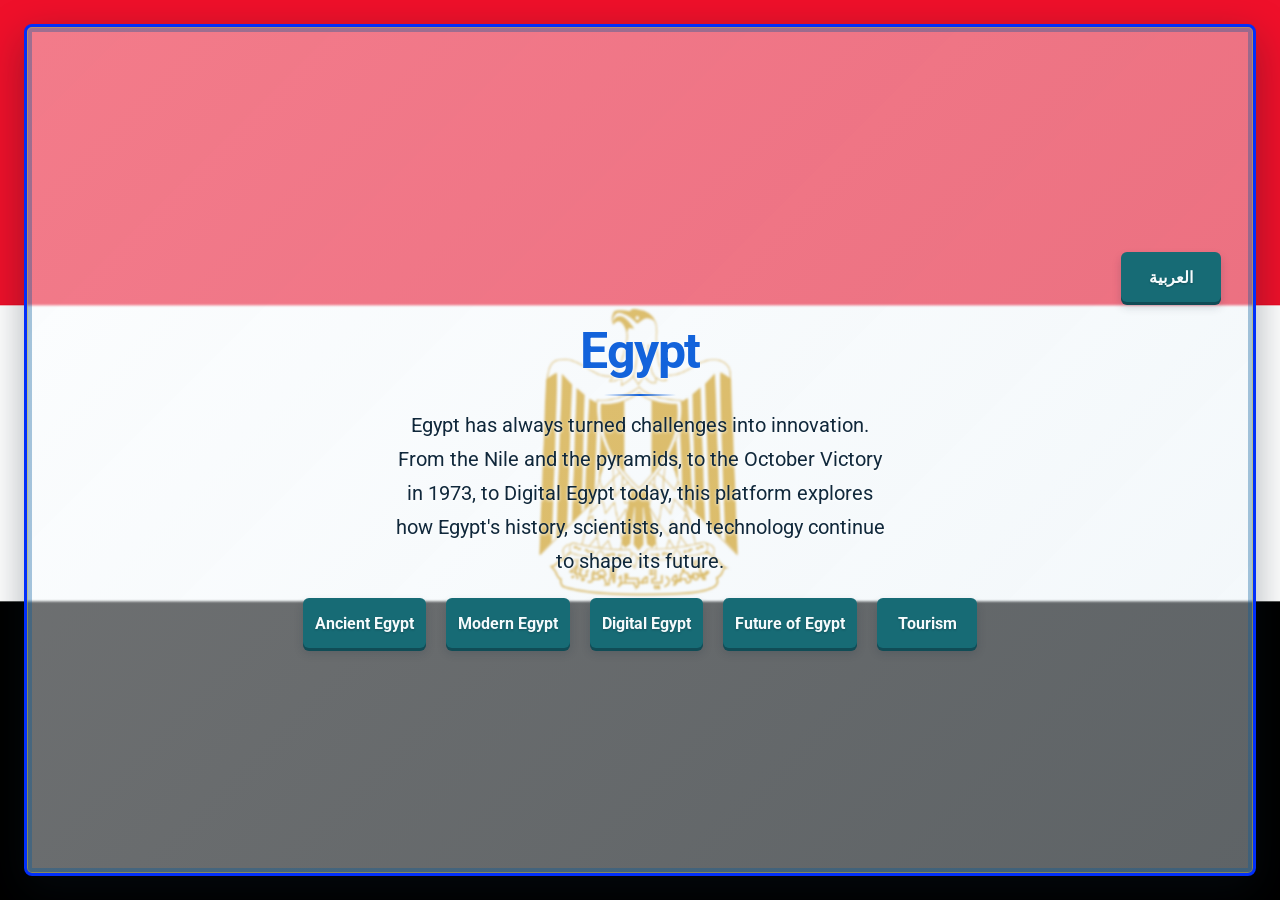
<file: index.html>
<!DOCTYPE html>
<html lang="en">
<head>
    <meta charset="UTF-8">
    <meta name="viewport" content="width=device-width, initial-scale=1.0">
    <title data-en="Masr Digital Heritage" data-ar="تراث مصر الرقمي">Masr Digital Heritage</title>

    <link rel="stylesheet" href="stylesheet.css">
    <link rel="preconnect" href="https://fonts.googleapis.com">
    <link rel="preconnect" href="https://fonts.gstatic.com" crossorigin>
    <link href="https://fonts.googleapis.com/css2?family=Roboto:wght@400;700&display=swap" rel="stylesheet">
    <script src="site-language.js" defer></script>
</head>

<body>
    <div class="video-container" aria-hidden="true">
        
    </div>
    <div class="Homepage">
        <div class="site-language-header">
            <button class="egypt-button site-language-toggle" id="content-version-toggle" type="button" aria-label="Switch to Arabic">العربية</button>
        </div>
        <h1 class="titleh1" data-en="Egypt" data-ar="مصر">Egypt</h1>

        <p class="Homepage-text" data-en="Egypt has always turned challenges into innovation. From the Nile and the pyramids, to the October Victory in 1973, to Digital Egypt today, this platform explores how Egypt's history, scientists, and technology continue to shape its future." data-ar="حوّلت مصر التحديات دائمًا إلى فرص للابتكار. من النيل والأهرامات، إلى نصر أكتوبر عام 1973، وصولًا إلى مصر الرقمية اليوم، تستكشف هذه المنصة كيف يواصل تاريخ مصر وعلماؤها وتقنياتها تشكيل مستقبلها.">
            Egypt has always turned challenges into innovation. From the Nile and the pyramids, to the October Victory in 1973, to Digital Egypt today, this platform explores how Egypt's history, scientists, and technology continue to shape its future.
        </p>
     
        <div class="selection">
            <a href="contentpages/ancient-egypt.html" class="egypt-button" id="ancient-egypt" data-en="Ancient Egypt" data-ar="مصر القديمة">Ancient Egypt</a>
            <a href="contentpages/modern-egypt.html" class="egypt-button" id="modern-egypt" data-en="Modern Egypt" data-ar="مصر الحديثة">Modern Egypt</a>
            <a href="contentpages/digital-egypt.html" class="egypt-button" id="digital-egypt" data-en="Digital Egypt" data-ar="مصر الرقمية">Digital Egypt</a>
            <a href="contentpages/future-egypt.html" class="egypt-button" id="future-egypt" data-en="Future of Egypt" data-ar="مستقبل مصر">Future of Egypt</a>
            <a href="contentpages/tourism.html" class="egypt-button" id="tourism" data-en="Tourism" data-ar="السياحة">Tourism</a>

        </div>
    </div>
    
        
</body>
</html>
</file>
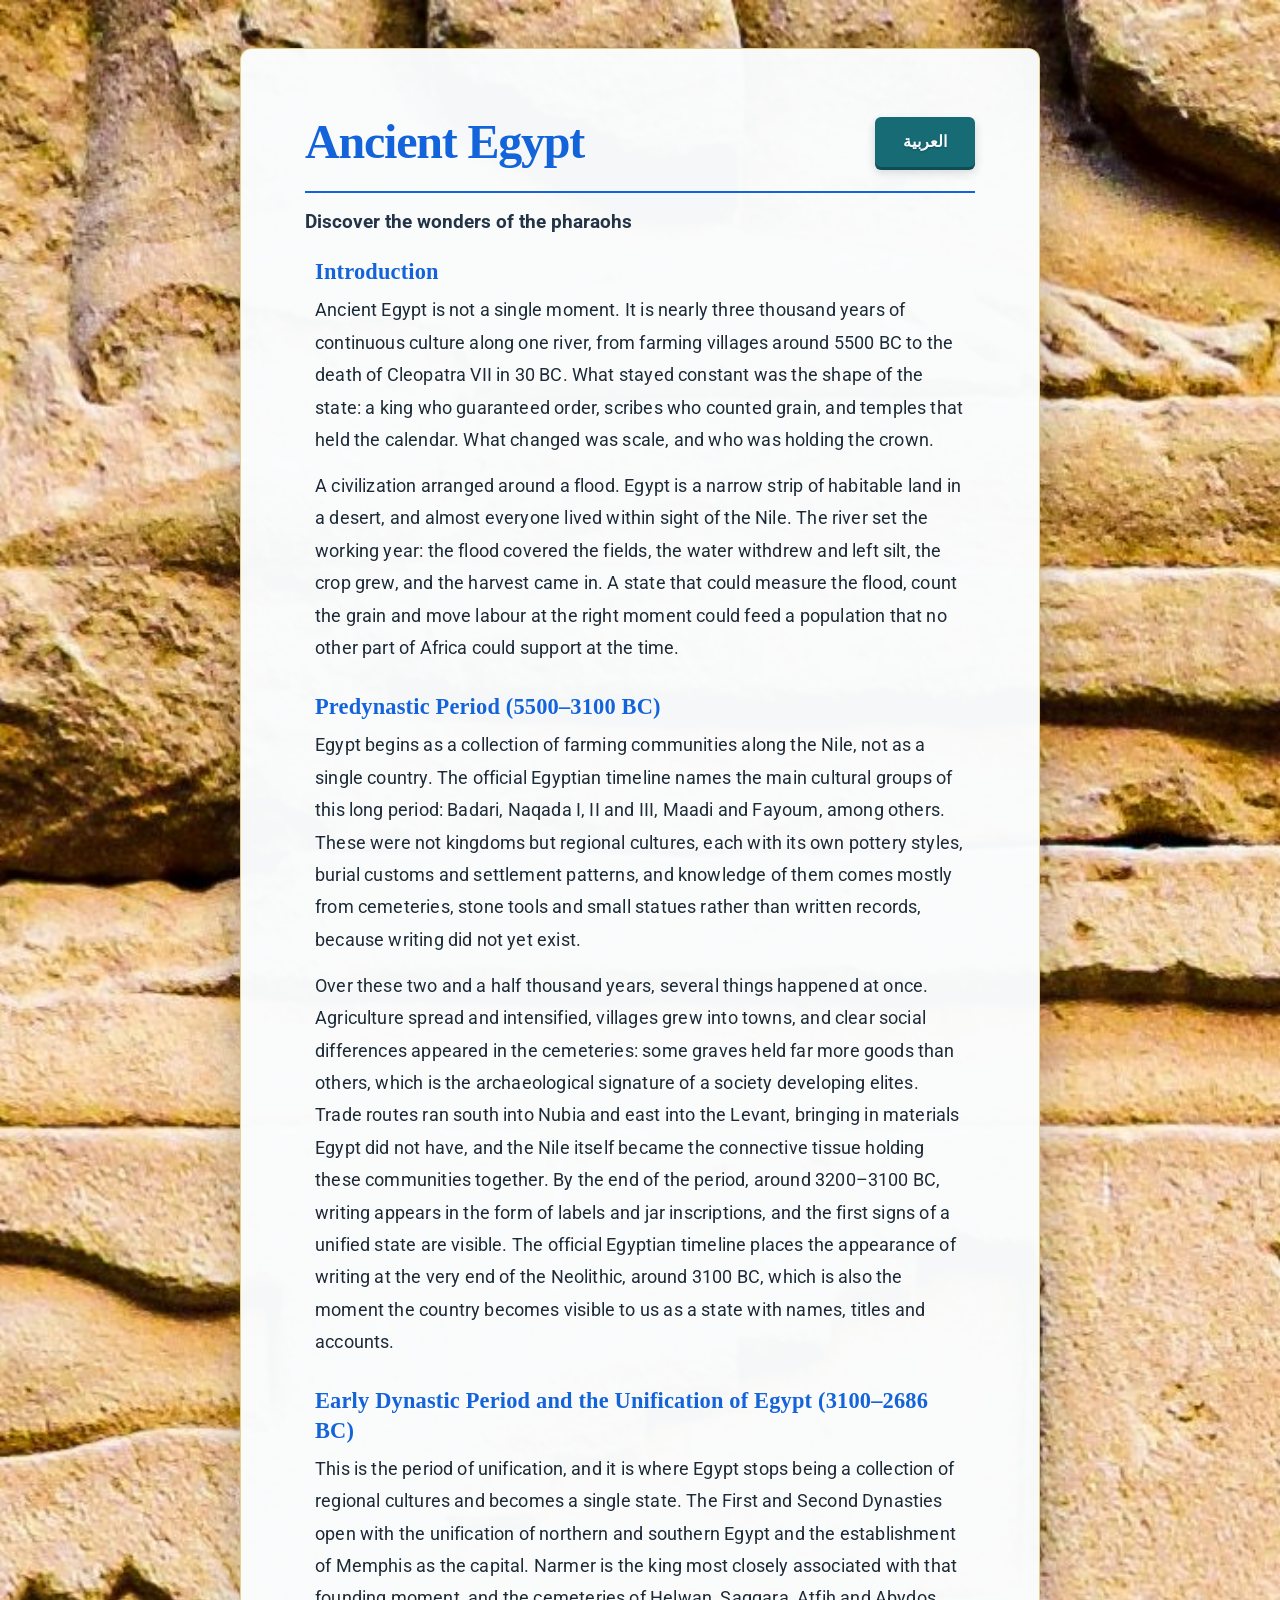
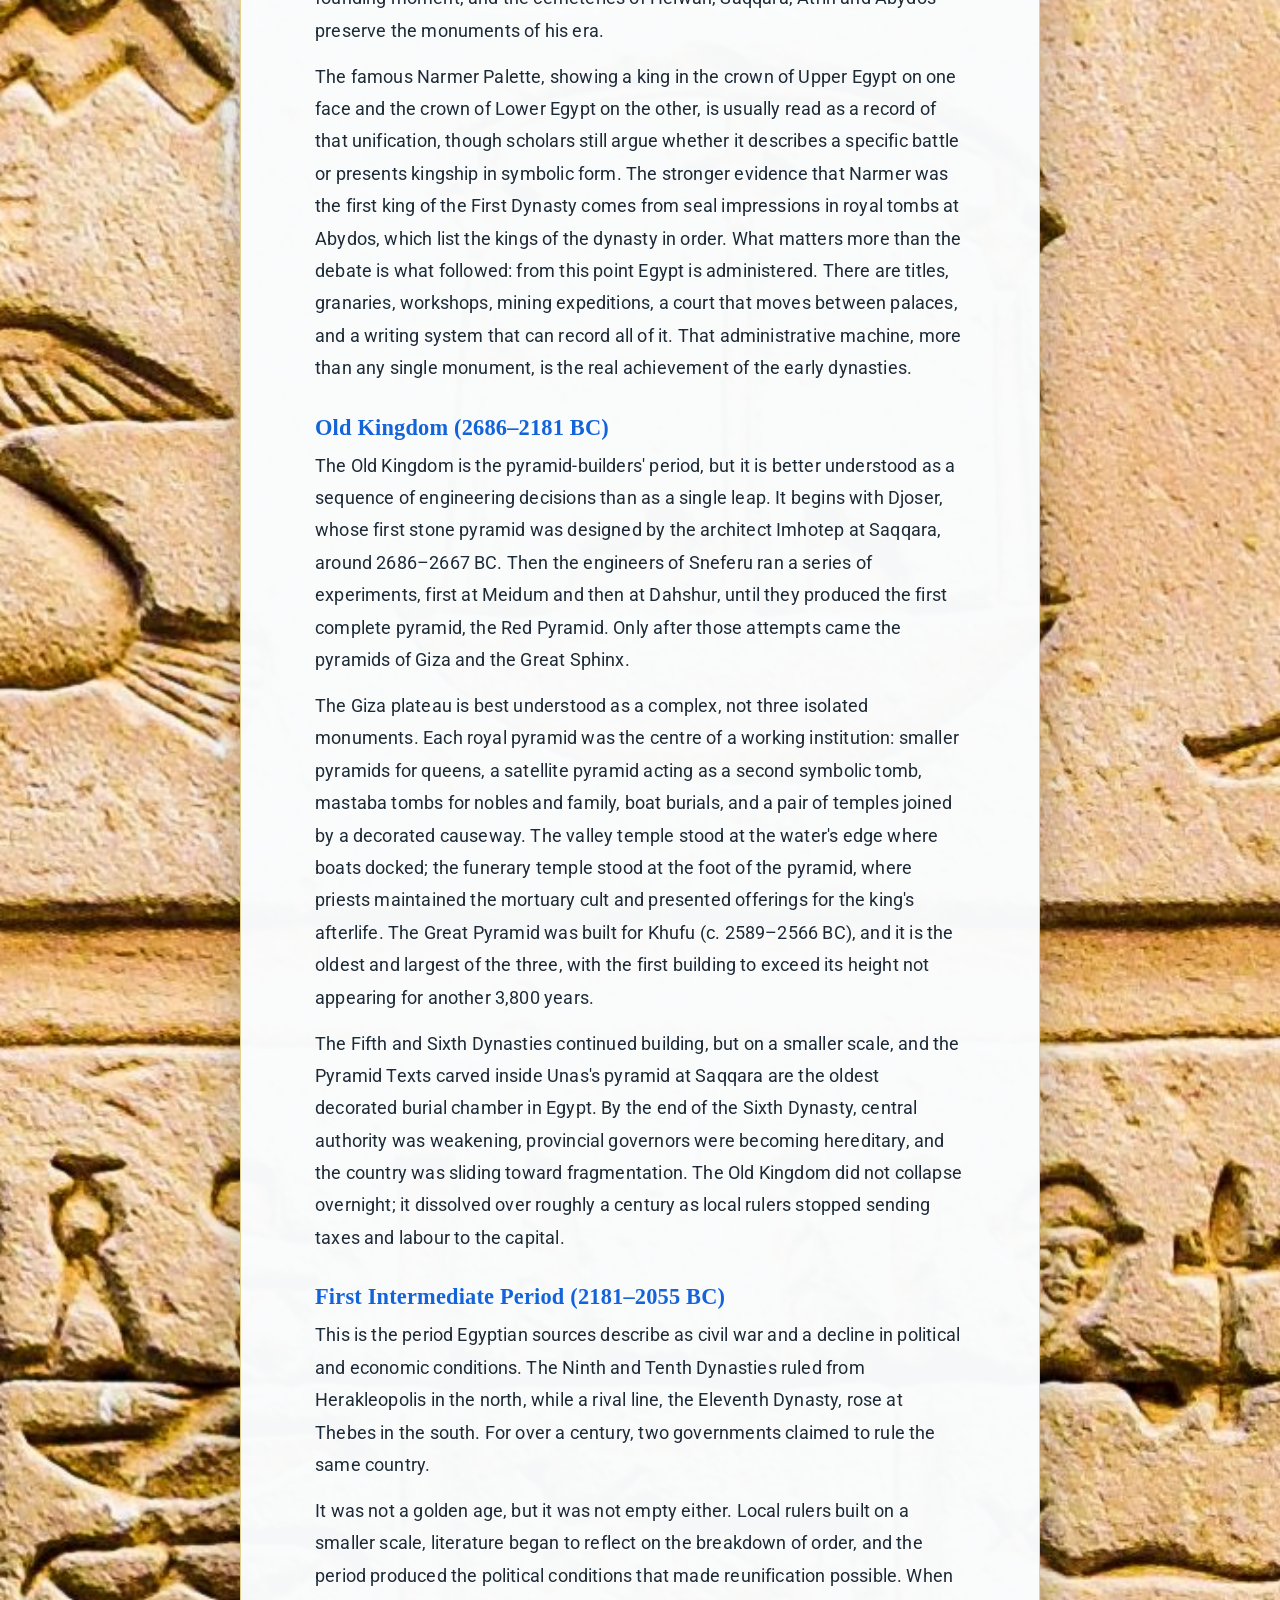
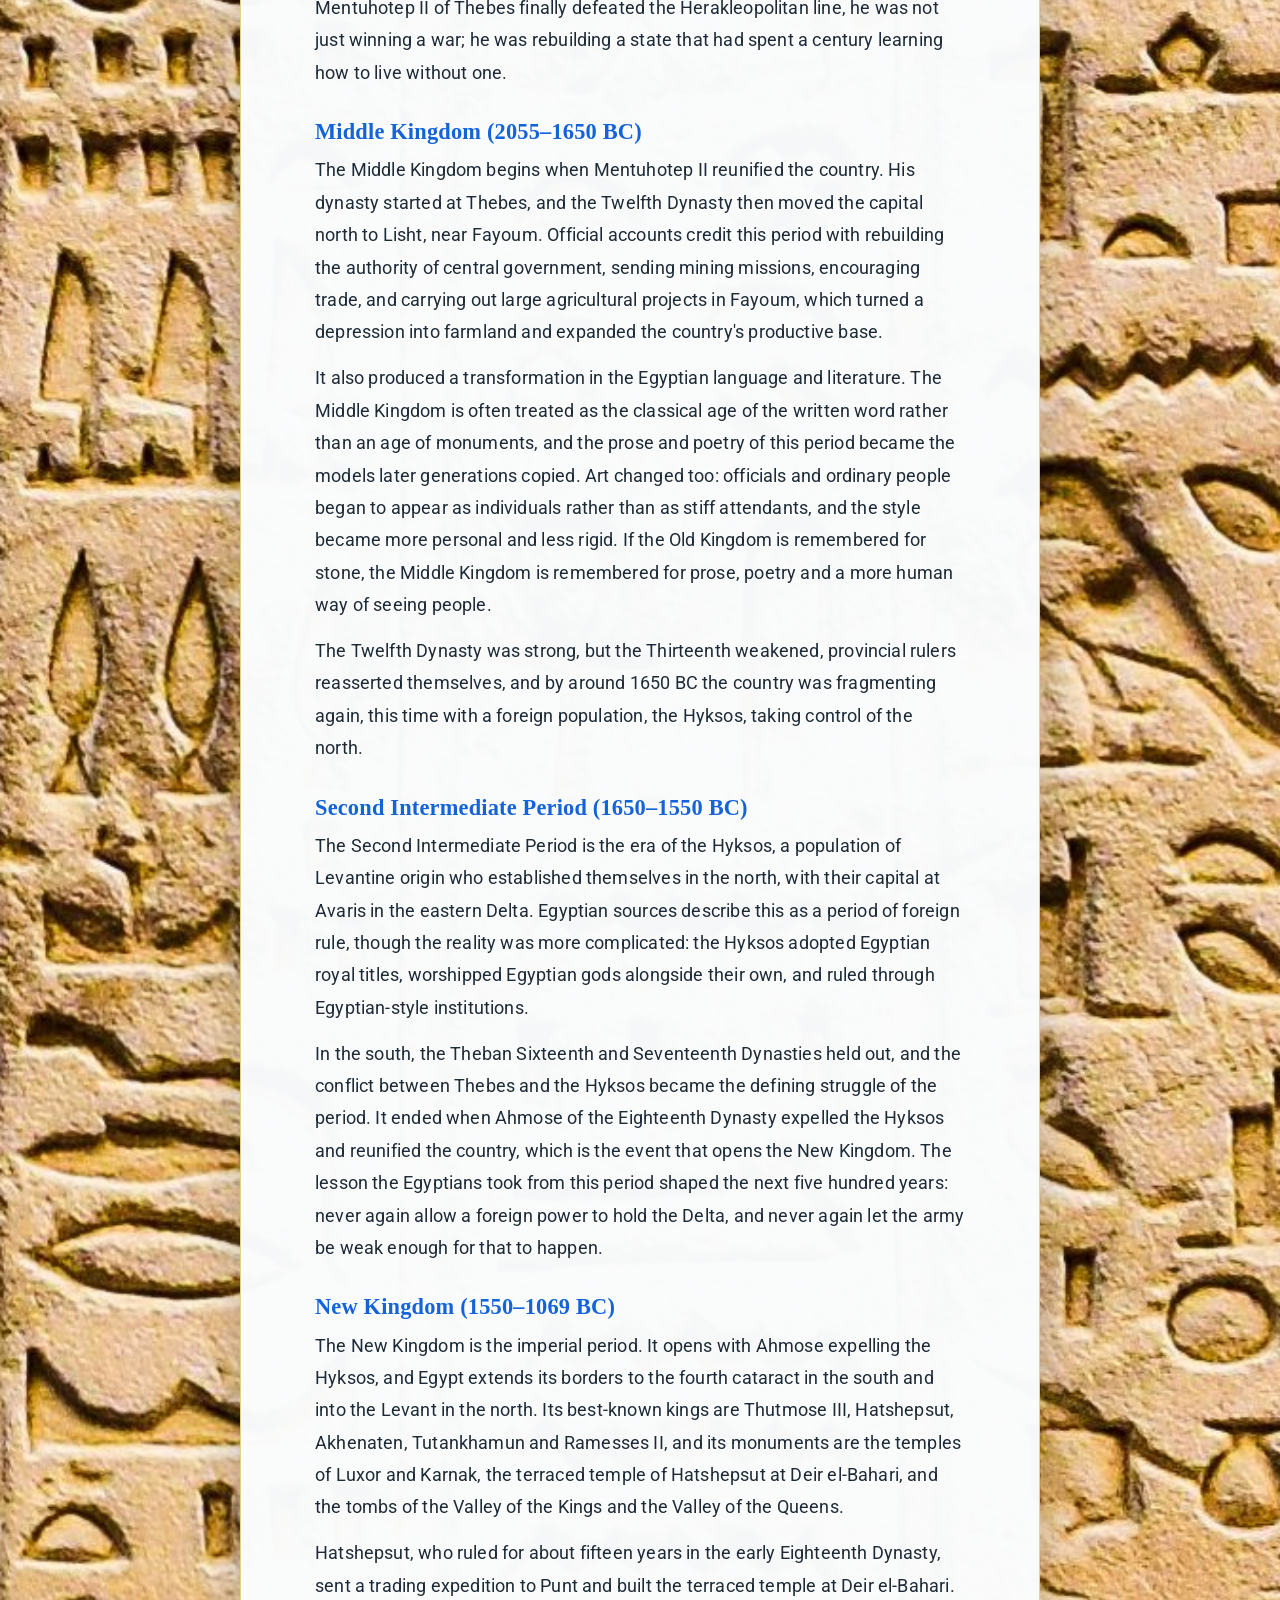
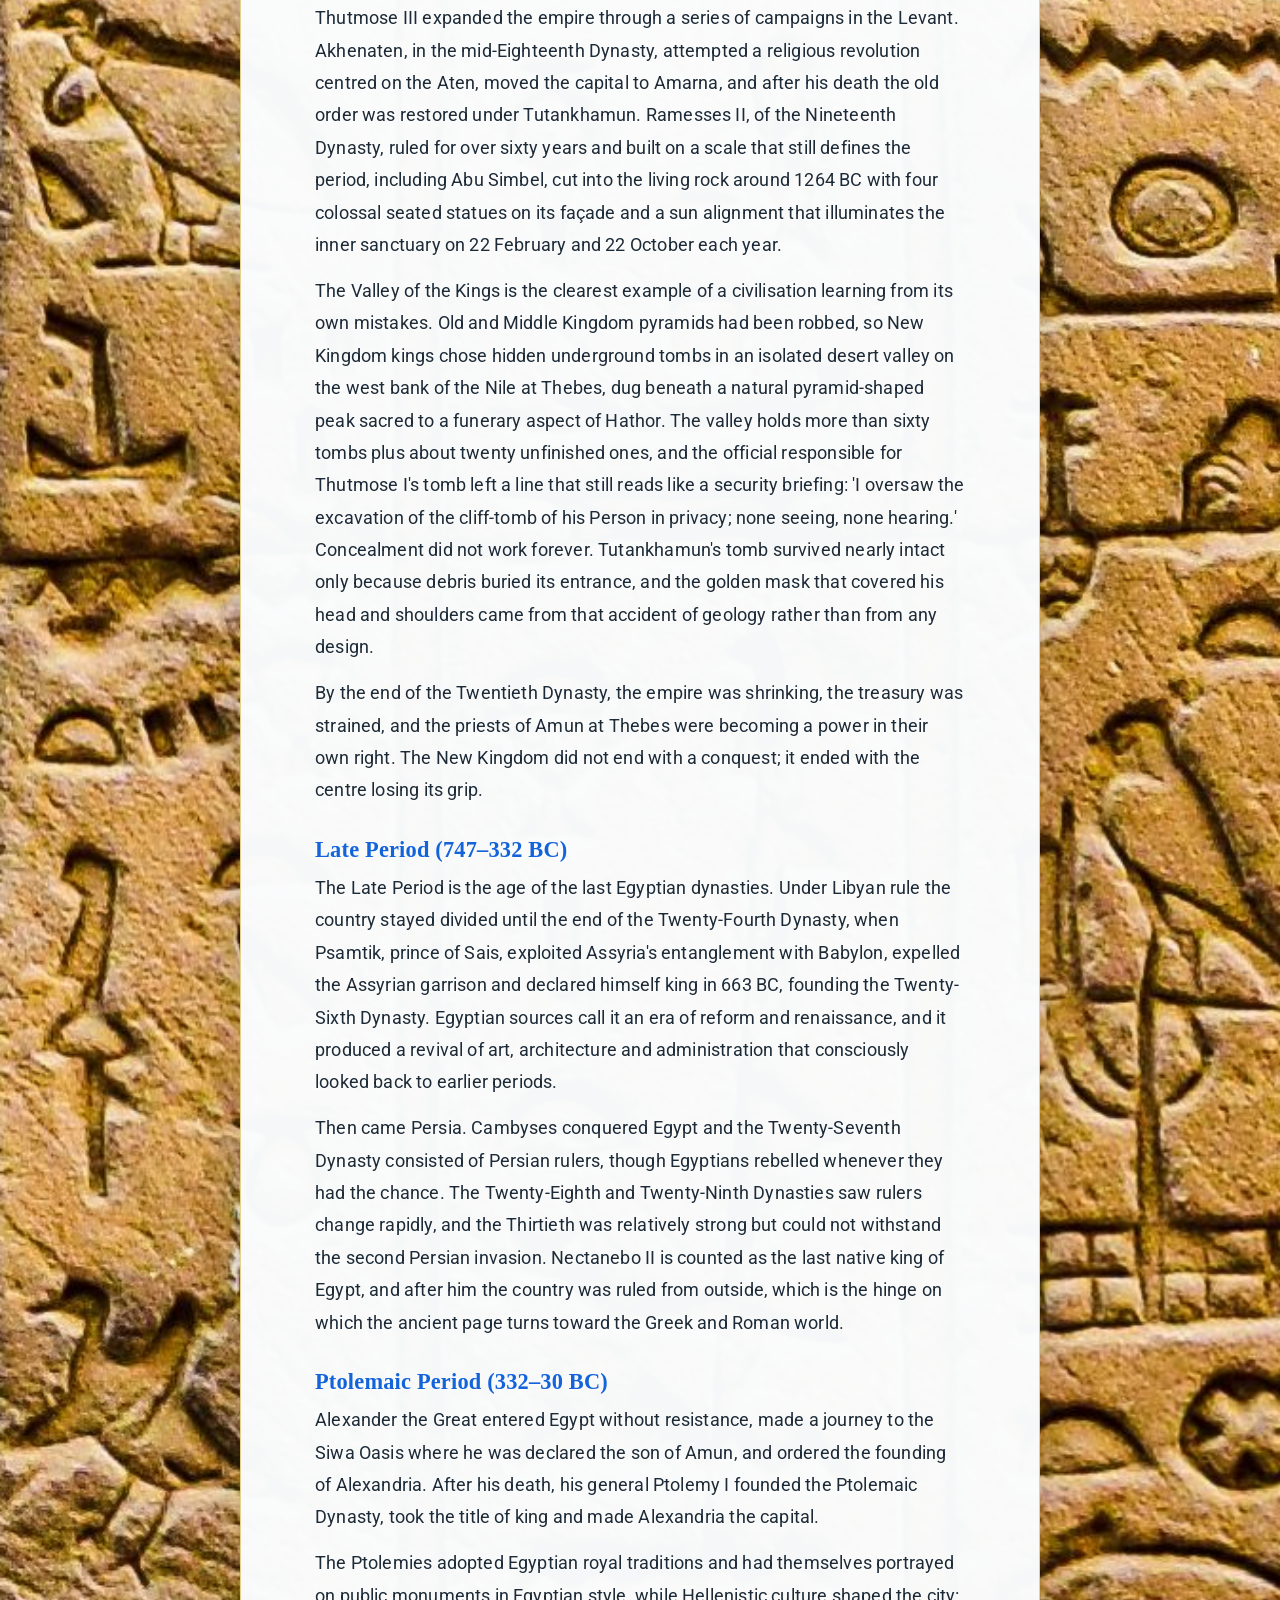
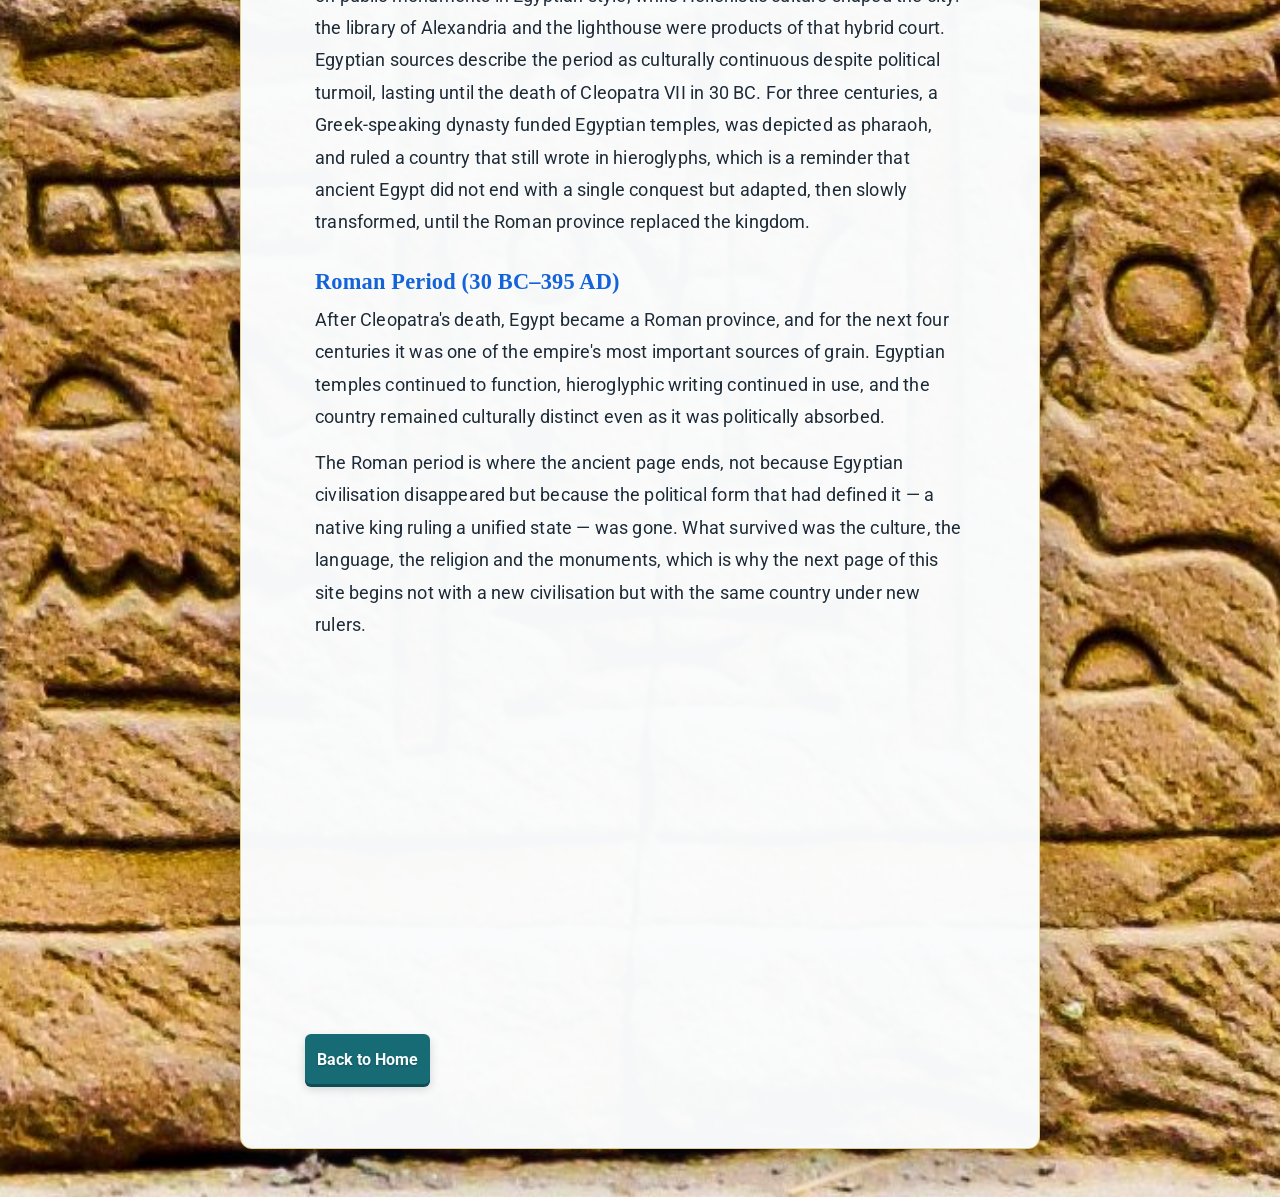
<file: contentpages/ancient-egypt.html>
<!DOCTYPE html>
<html lang="en">
<head>
    <meta charset="UTF-8">
    <meta name="viewport" content="width=device-width, initial-scale=1.0">
    <title>Ancient Egypt | Masr Digital Heritage</title>
    <link rel="stylesheet" href="../stylesheet.css">
    <link rel="stylesheet" href="article.css">
    <link rel="preconnect" href="https://fonts.googleapis.com">
    <link rel="preconnect" href="https://fonts.gstatic.com" crossorigin>
    <link href="https://fonts.googleapis.com/css2?family=Roboto:wght@400;700&display=swap" rel="stylesheet">
    <script src="../site-language.js" defer></script>
    <script src="aescript.js" defer></script>
</head>
<body class="ancient-egypt-body">
    <main class="Homepage">
        <div class="version-header">
            <h1 class="titleh1">Ancient Egypt</h1>
            <button class="egypt-button site-language-toggle version-toggle" id="content-version-toggle" type="button" aria-label="Switch to Arabic">العربية</button>
        </div>
        
        <h3 data-en="Discover the wonders of the pharaohs" data-ar="اكتشف روائع الفراعنة">Discover the wonders of the pharaohs</h3>
        <div class="Homepage-text ancient-egypt-content" id="ancient-egypt-content"></div>
        <div class="egypt-video">
            <iframe src="https://www.youtube.com/embed/CskfvgEItPA" title="The ENTIRE History of Egypt | Ancient Civilizations Documentary" data-title-en="The ENTIRE History of Egypt | Ancient Civilizations Documentary" data-title-ar="تاريخ مصر بالكامل | فيلم وثائقي عن الحضارات القديمة" loading="lazy" allow="accelerometer; autoplay; clipboard-write; encrypted-media; gyroscope; picture-in-picture; web-share" referrerpolicy="strict-origin-when-cross-origin" allowfullscreen></iframe>
        </div>
        <a href="../index.html" class="egypt-button">Back to Home</a>
    </main>
</body>
</html>
</file>
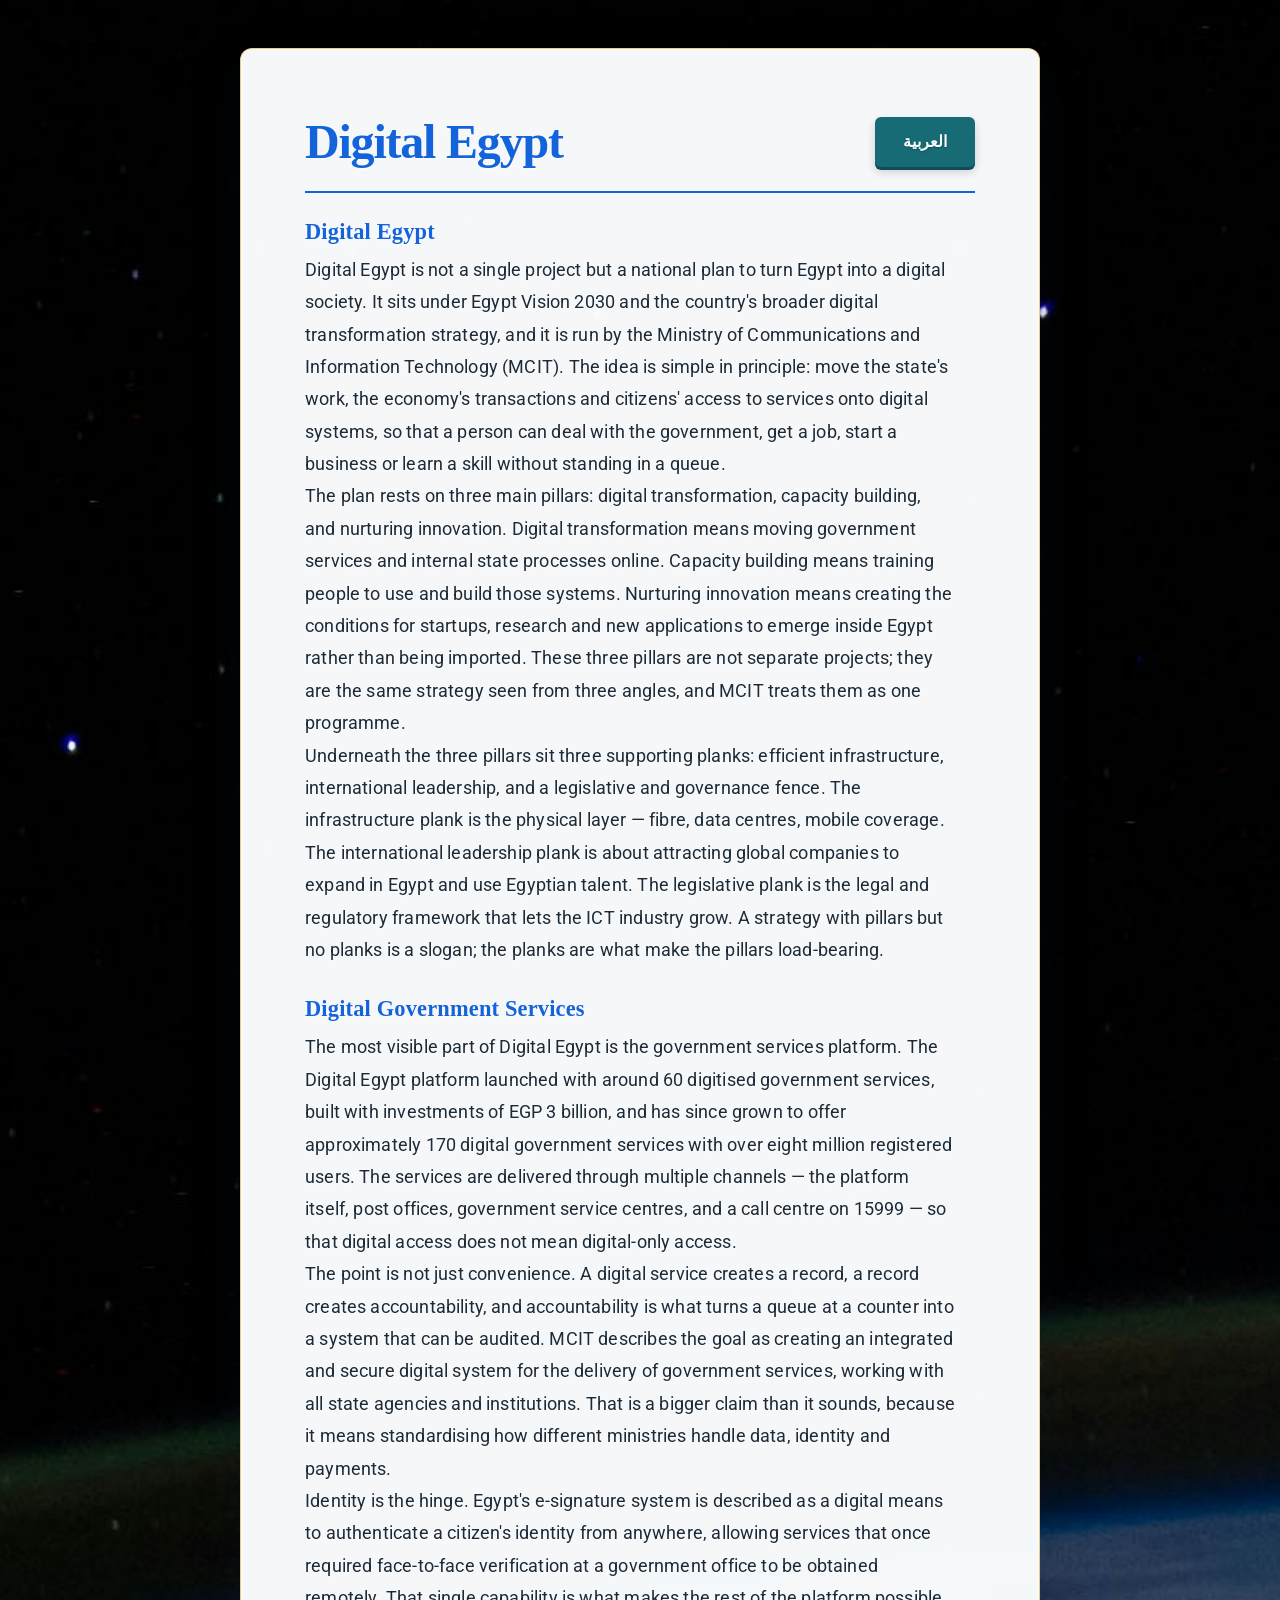
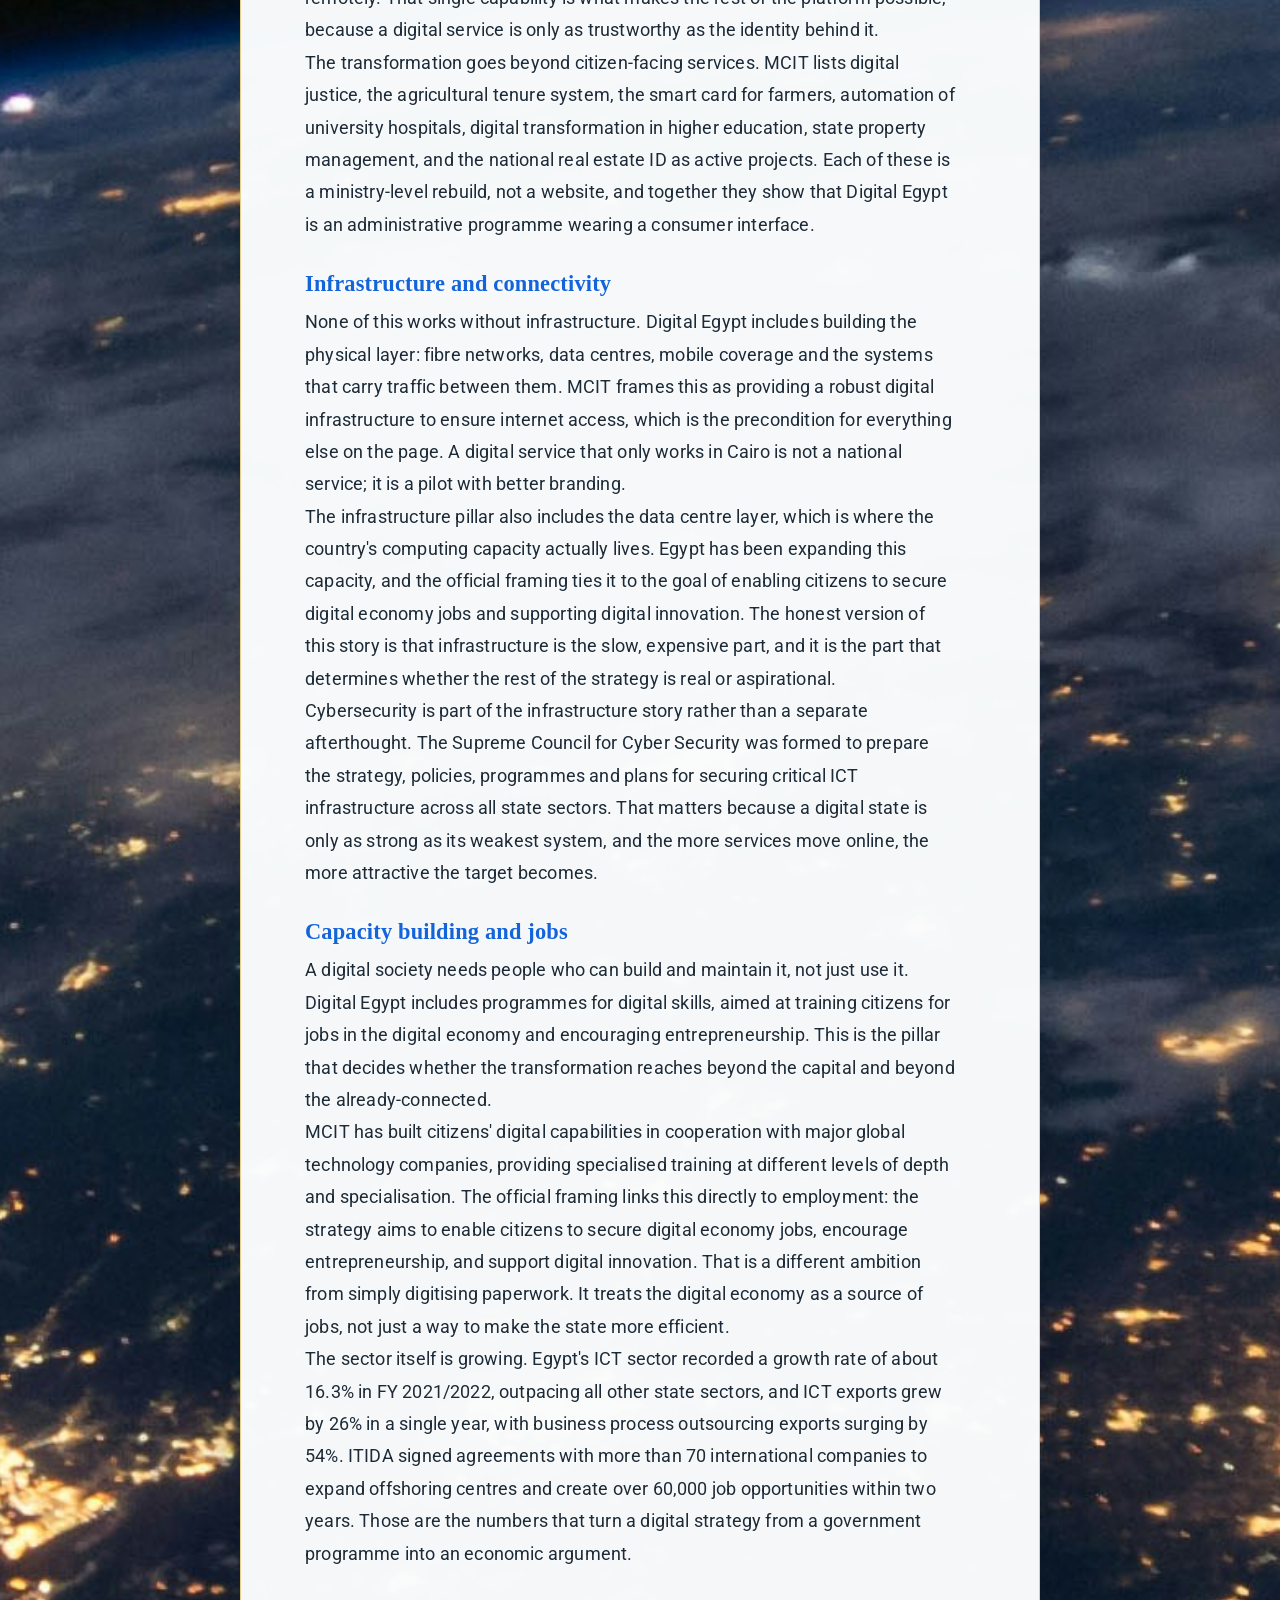
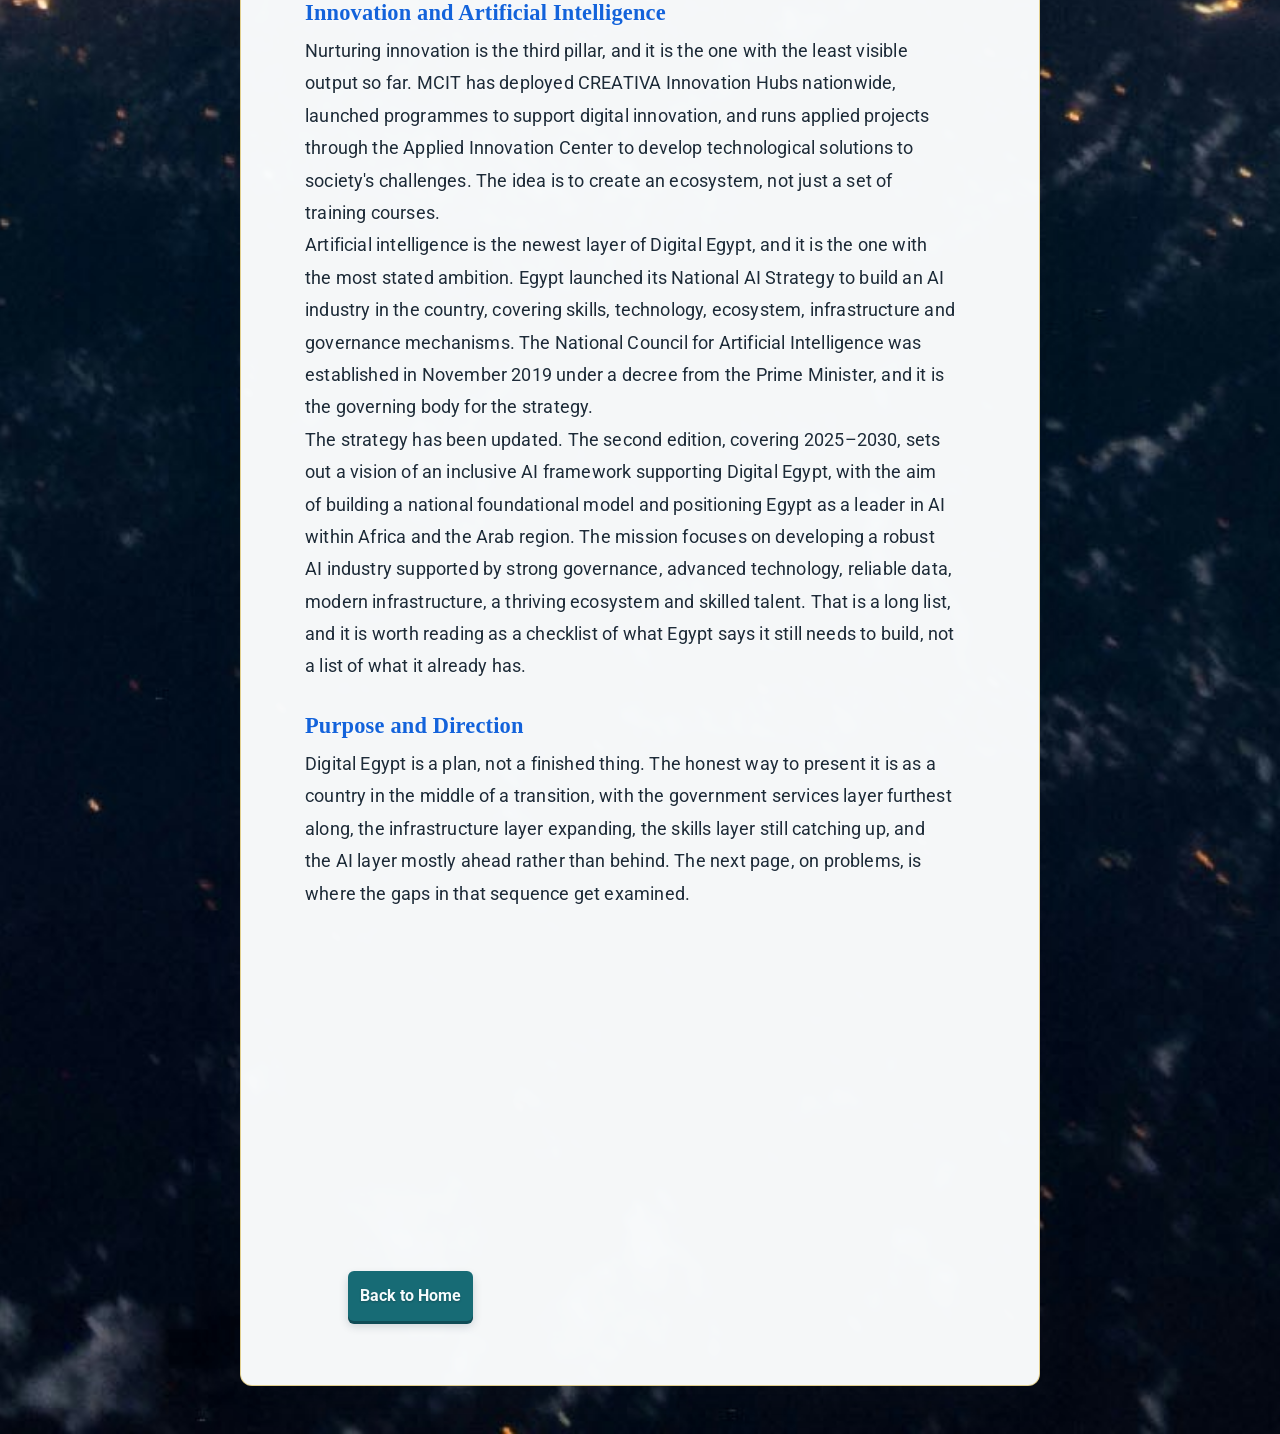
<file: contentpages/digital-egypt.html>
<!DOCTYPE html>
<html lang="en">
<head>
    <meta charset="UTF-8">
    <meta name="viewport" content="width=device-width, initial-scale=1.0">
    <title>Digital Egypt | Masr Digital Heritage</title>
    <link rel="stylesheet" href="../stylesheet.css">
    <link rel="stylesheet" href="article.css">
    <link rel="preconnect" href="https://fonts.googleapis.com">
    <link rel="preconnect" href="https://fonts.gstatic.com" crossorigin>
    <link href="https://fonts.googleapis.com/css2?family=Roboto:wght@400;700&display=swap" rel="stylesheet">
    <script src="../site-language.js" defer></script>
    <script src="digital-egypt.js" defer></script>
</head>
<body class="digital-egypt-body">
    <main class="Homepage">
        <div class="version-header">
            <h1 class="titleh1">Digital Egypt</h1>
            <button class="egypt-button site-language-toggle version-toggle" id="content-version-toggle" type="button" aria-label="Switch to Arabic">العربية</button>
        </div>
        <div class="Homepage-text">Content coming soon.</div>
        <div class="egypt-video">
            <iframe width="1307" height="735" src="https://www.youtube.com/embed/ExAihk_3vQs" title="أجيال مصر الرقمية: من جيل إلى جيل نبني المستقبل" data-title-en="Digital Egypt Generations: Building the Future from Generation to Generation" data-title-ar="أجيال مصر الرقمية: من جيل إلى جيل نبني المستقبل" frameborder="0" allow="accelerometer; autoplay; clipboard-write; encrypted-media; gyroscope; picture-in-picture; web-share" referrerpolicy="strict-origin-when-cross-origin" allowfullscreen></iframe>
        <a href="../index.html" class="egypt-button">Back to Home</a>
    </main>
</body>
</html>
</file>
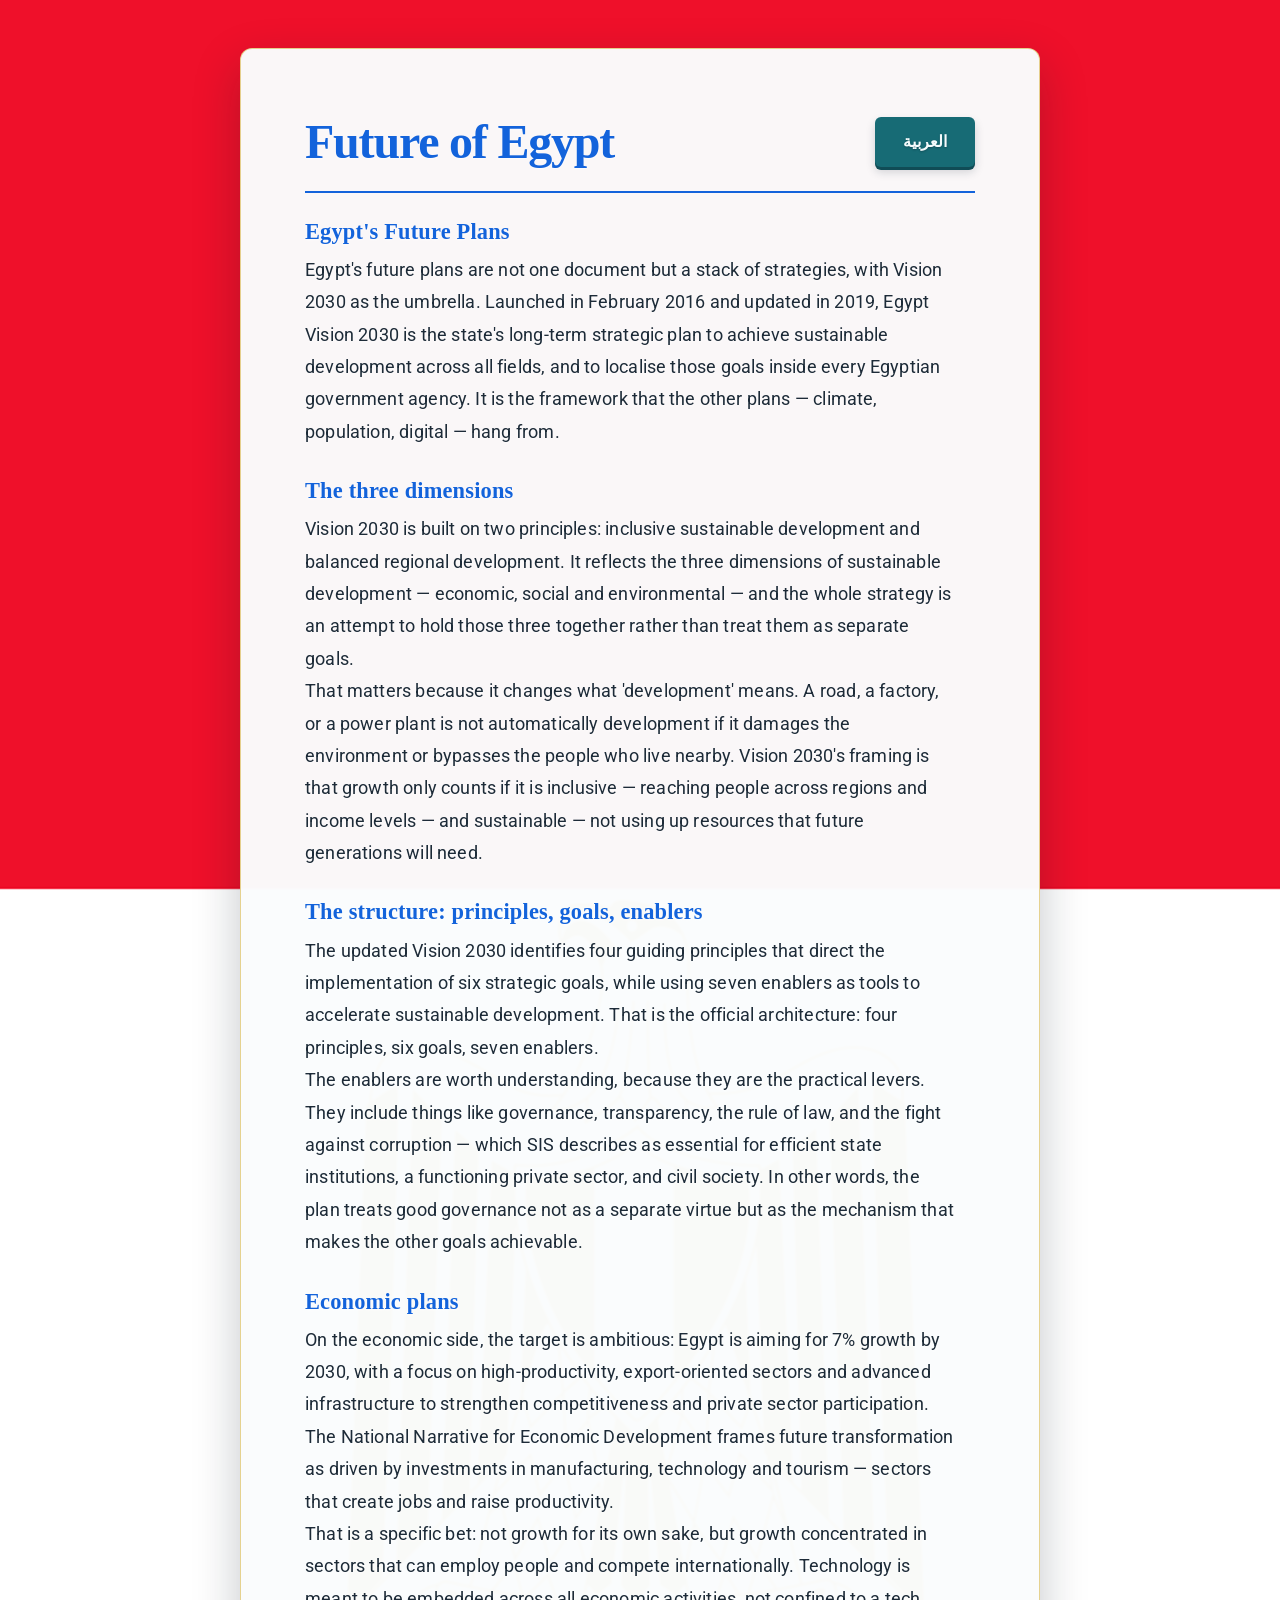
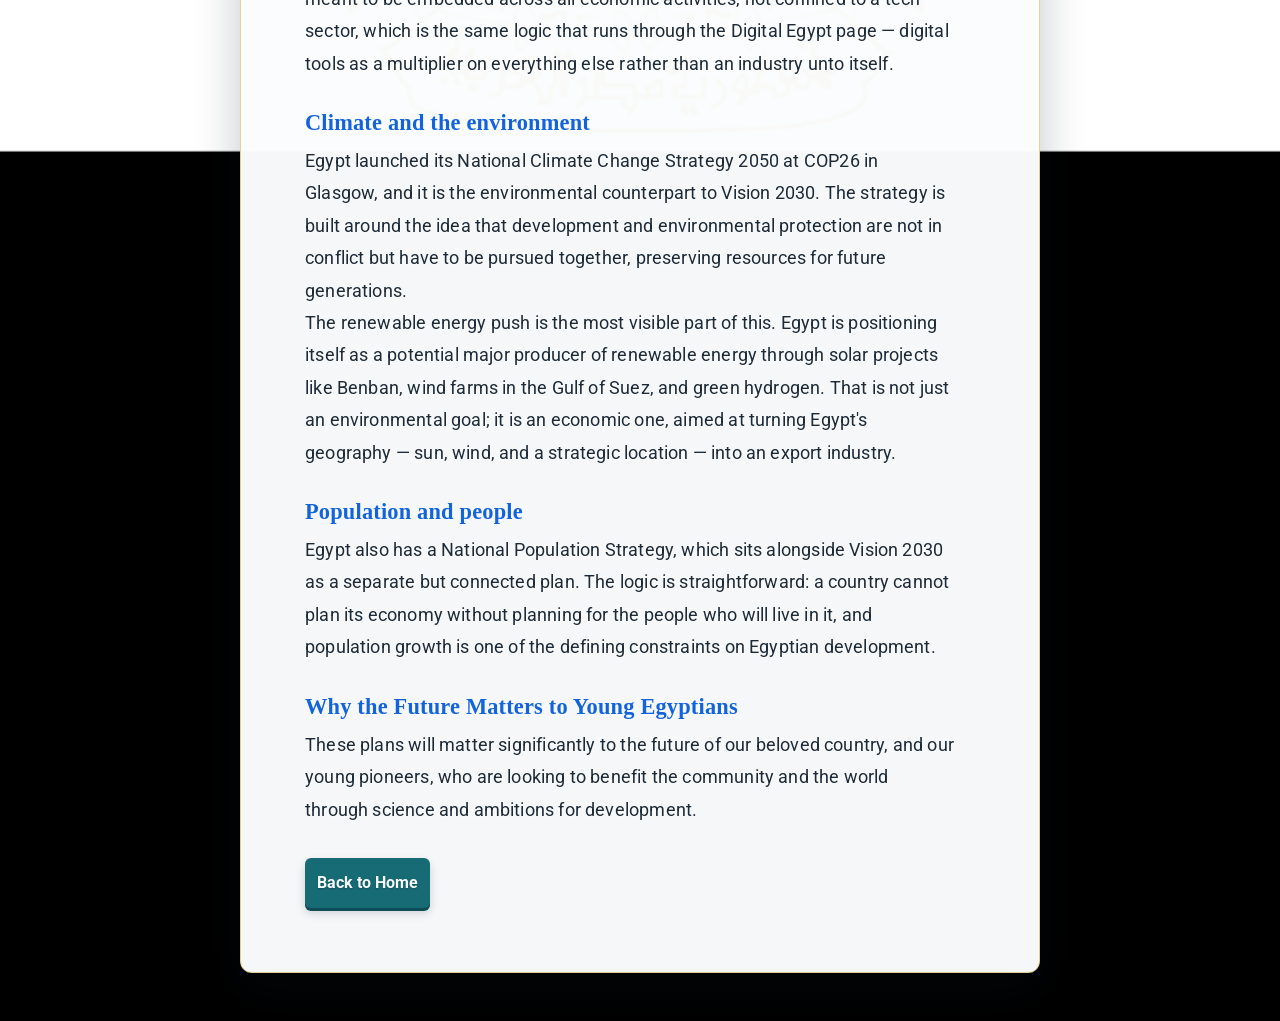
<file: contentpages/future-egypt.html>
<!DOCTYPE html>
<html lang="en">
<head>
    <meta charset="UTF-8">
    <meta name="viewport" content="width=device-width, initial-scale=1.0">
    <title>Future of Egypt | Masr Digital Heritage</title>
    <link rel="stylesheet" href="../stylesheet.css">
    <link rel="stylesheet" href="article.css">
    <link rel="preconnect" href="https://fonts.googleapis.com">
    <link rel="preconnect" href="https://fonts.gstatic.com" crossorigin>
    <link href="https://fonts.googleapis.com/css2?family=Roboto:wght@400;700&display=swap" rel="stylesheet">
    <script src="../site-language.js" defer></script>
    <script src="future-egypt.js" defer></script>
</head>
<body>
    <main class="Homepage">
        <div class="version-header">
            <h1 class="titleh1">Future of Egypt</h1>
            <button class="egypt-button site-language-toggle version-toggle" id="content-version-toggle" type="button" aria-label="Switch to Arabic">العربية</button>
        </div>
        <div class="Homepage-text">Content coming soon.</div>
        <a href="../index.html" class="egypt-button">Back to Home</a>
    </main>
</body>
</html>
</file>
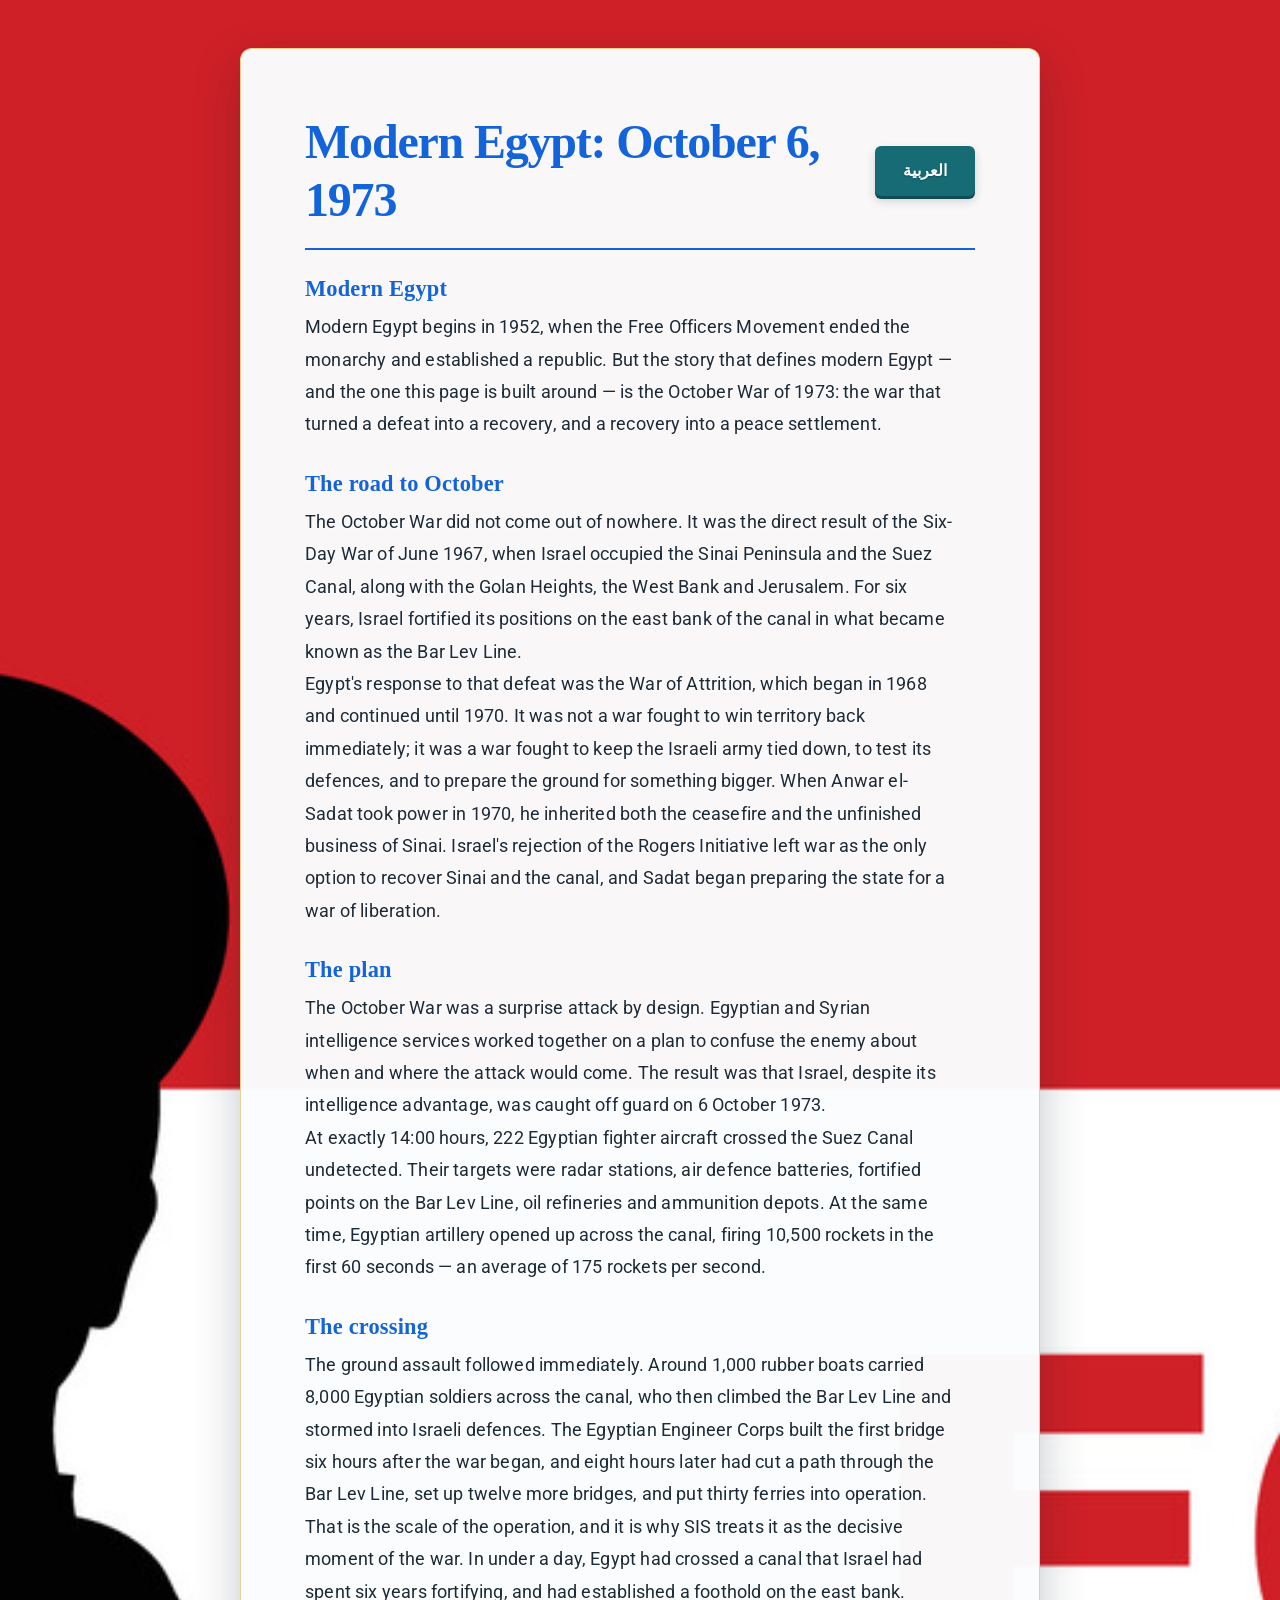
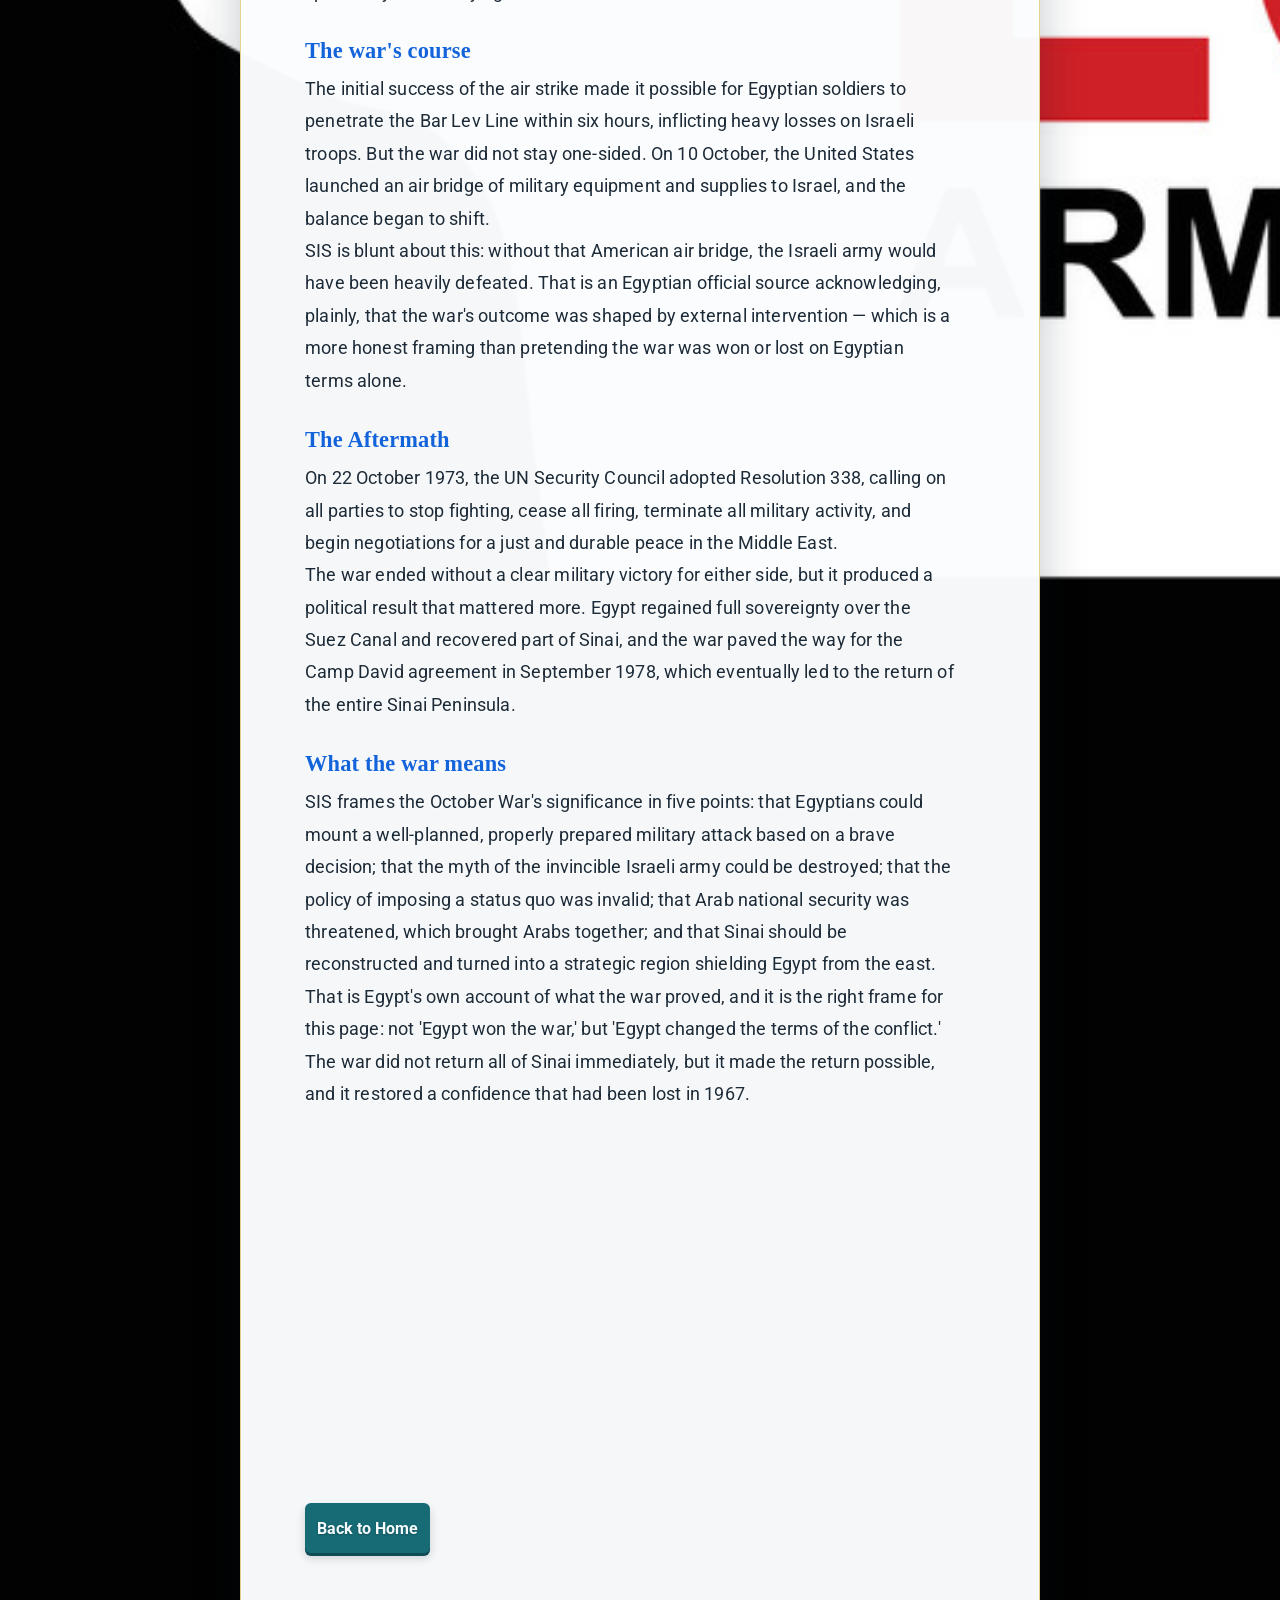
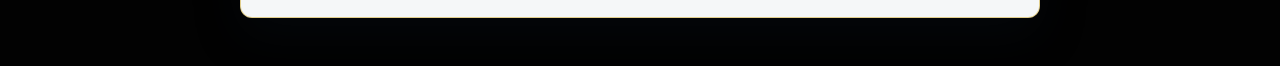
<file: contentpages/modern-egypt.html>
<!DOCTYPE html>
<html lang="en">
<head>
    <meta charset="UTF-8">
    <meta name="viewport" content="width=device-width, initial-scale=1.0">
    <title>Modern Egypt | Masr Digital Heritage</title>
    <link rel="stylesheet" href="../stylesheet.css">
    <link rel="stylesheet" href="article.css">
    <link rel="preconnect" href="https://fonts.googleapis.com">
    <link rel="preconnect" href="https://fonts.gstatic.com" crossorigin>
    <link href="https://fonts.googleapis.com/css2?family=Roboto:wght@400;700&display=swap" rel="stylesheet">
    <script src="../site-language.js" defer></script>
    <script src="modern-egypt.js" defer></script>
</head>
<body class="modern-egypt-body">
    <main class="Homepage">
        <div class="version-header">
            <h1 class="titleh1">Modern Egypt</h1>
            <button class="egypt-button site-language-toggle version-toggle" id="content-version-toggle" type="button" aria-label="Switch to Arabic">العربية</button>
        </div>
        <div class="Homepage-text">Content coming soon.</div>
        <div class="egypt-video">
            <iframe src="https://www.youtube.com/embed/v5MC_nh5qS8" title="فيلم #سيناء ... حيث التقت الأرض بالسماء" data-title-en="Sinai ... Where the Earth Meets the Sky" data-title-ar="فيلم #سيناء ... حيث التقت الأرض بالسماء" allow="accelerometer; autoplay; clipboard-write; encrypted-media; gyroscope; picture-in-picture; web-share" referrerpolicy="strict-origin-when-cross-origin" allowfullscreen></iframe>
        </div>
        <a href="../index.html" class="egypt-button">Back to Home</a>
    </main>
</body>
</html>
</file>
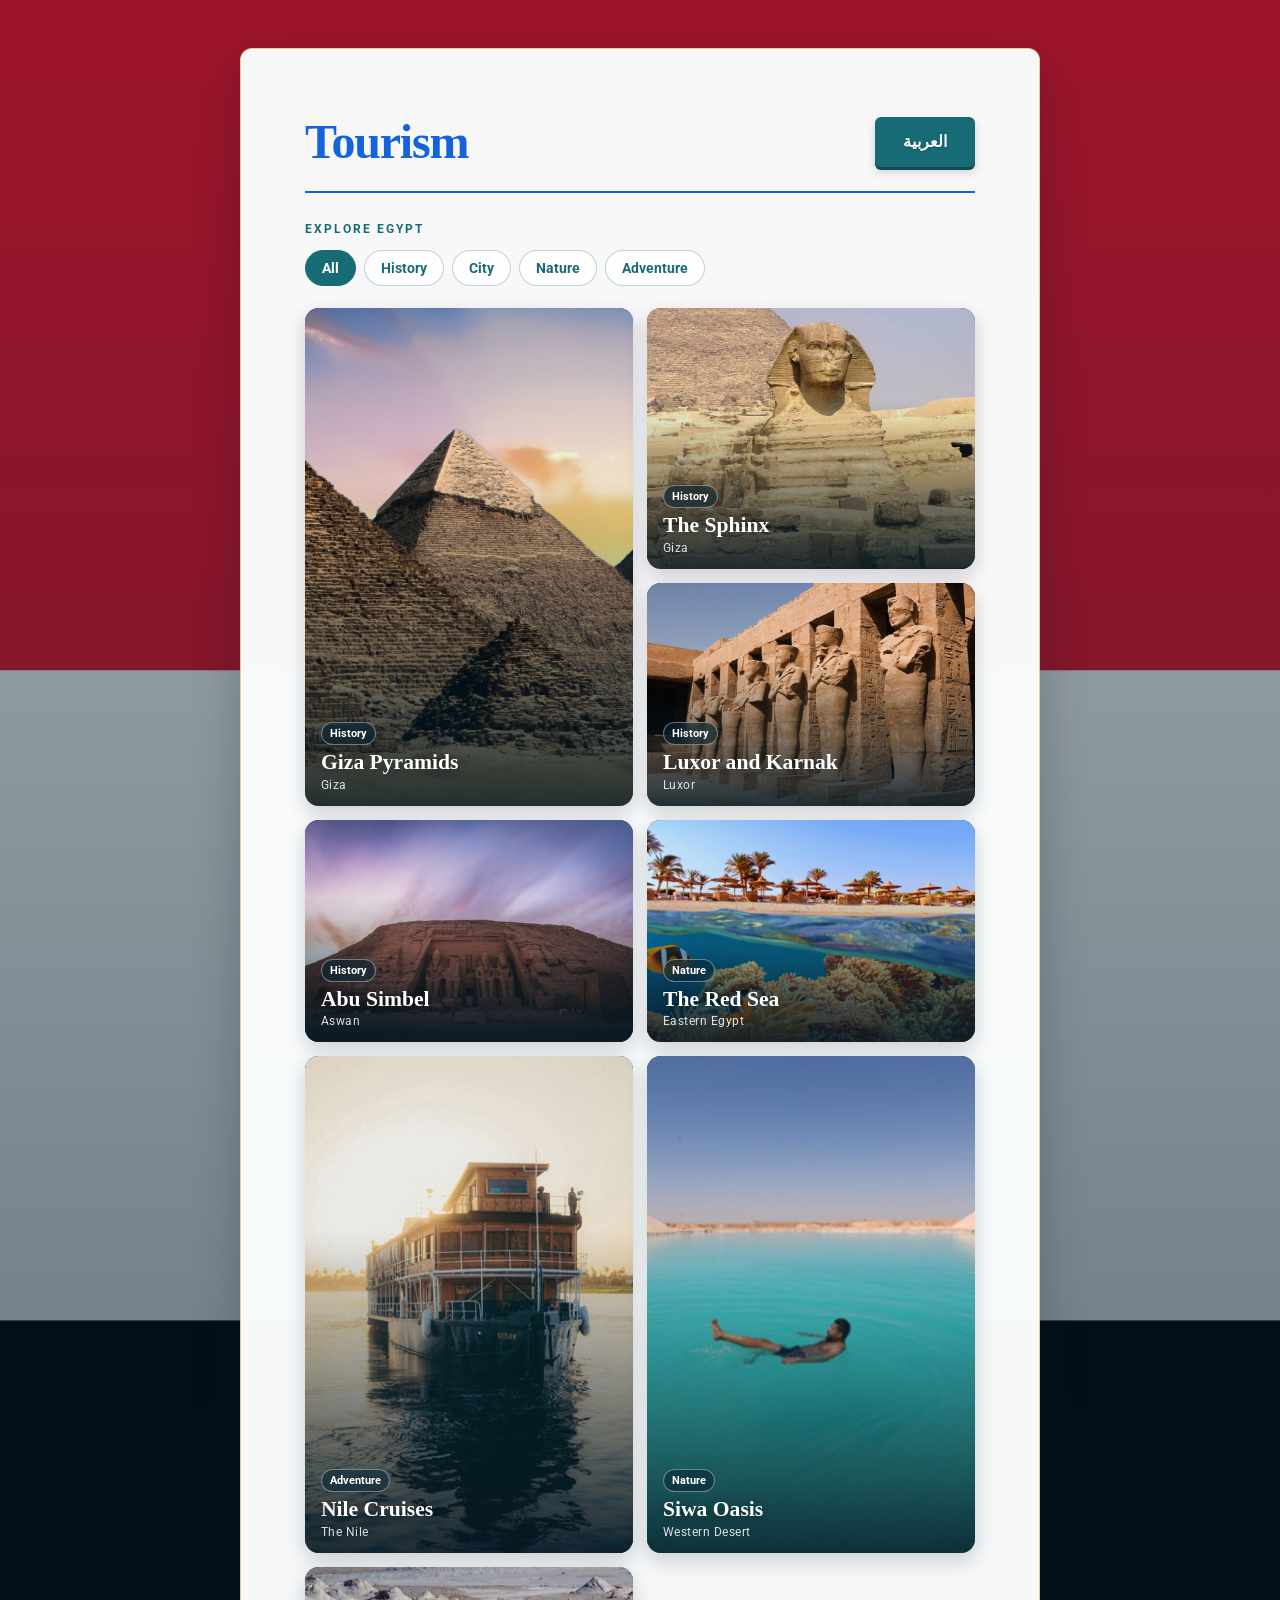
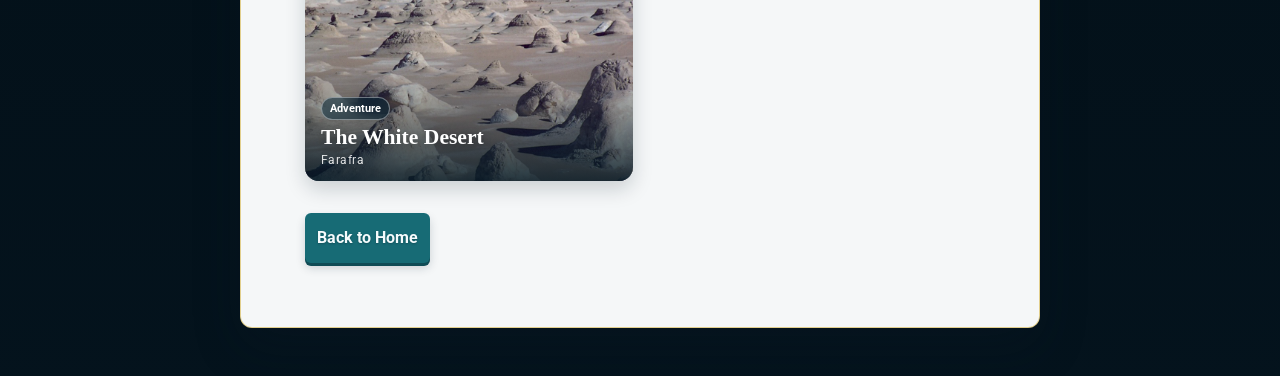
<file: contentpages/tourism.html>
<!DOCTYPE html>
<html lang="en">
<head>
    <meta charset="UTF-8">
    <meta name="viewport" content="width=device-width, initial-scale=1.0">
    <title>Tourism | Masr Digital Heritage</title>
    <link rel="stylesheet" href="../stylesheet.css">
    <link rel="stylesheet" href="article.css">
    <link rel="preconnect" href="https://fonts.googleapis.com">
    <link rel="preconnect" href="https://fonts.gstatic.com" crossorigin>
    <link href="https://fonts.googleapis.com/css2?family=Roboto:wght@400;700&display=swap" rel="stylesheet">
    <script src="../site-language.js" defer></script>
    <script src="tourism.js" defer></script>
</head>
<body class="tourism-body">
    <main class="Homepage">
        <div class="version-header">
            <h1 class="titleh1">Tourism</h1>
            <button class="egypt-button site-language-toggle version-toggle" id="content-version-toggle" type="button" aria-label="Switch to Arabic">العربية</button>
        </div>
        <div class="tourism-interface" aria-live="polite"></div>
        <a href="../index.html" class="egypt-button">Back to Home</a>
    </main>
</body>
</html>
</file>
<file: stylesheet.css>
* {
  box-sizing: border-box;
}

:root {
  --blue: #012ffa;
  --gold: #1363db;
  --text-shadow: 0 2px 8px rgb(23 54 76 / 32%);
}
.video-container {
  position: fixed;
  inset: 0;
  z-index: 0;
  overflow: hidden;
  pointer-events: none;
}

#video {
  position: absolute;
  inset: 0;
  width: 100%;
  height: 100%;
  object-fit: cover;
}

body {
  background-size: cover;
  background-position: center;
  background-repeat: no-repeat;
  background-color: #17212b;
  color: #243447;
  font-family: 'Roboto', sans-serif;
  justify-content: center;
  align-items: center;
  display: flex;
  min-height: 100vh;
  min-height: 100dvh;
  margin: 0;
  padding: 24px;
  background-image: url('27140.jpg');
}

.Homepage {
  position: relative;
  z-index: 1;
  background: linear-gradient(135deg, rgb(248 251 253 / 46%), rgb(225 237 244 / 42%));
  border: 3px solid var(--blue);
  box-shadow: 0 14px 40px rgb(12 25 38 / 35%), inset 0 0 0 1px rgb(212 175 55 / 45%), inset 0 0 0 5px rgba(3, 89, 155, 0.35);
  backdrop-filter: blur(1px);
  display: flex;
  justify-content: center;
  flex-direction: column;
  align-items: center;
  border-radius: 8px;
  width: 100%;
  min-height: calc(100vh - 48px);
  min-height: calc(100dvh - 48px);
  padding: 32px;
}

.Homepage-text {
  color: #10283b;
  text-shadow: 0 1px 3px rgb(255 255 255 / 80%);
  text-align: center;
  font-size: 20px;
  font-weight: 400;
  line-height: 1.7;
  width: min(500px, 100%);
  margin: 12px 0 0;
}

.homepage-emblem {
  display: block;
  width: auto;
  max-width: 100%;
  height: clamp(100px, 18vw, 170px);
  margin: 0 0 20px;
  object-fit: contain;
  filter: drop-shadow(0 6px 8px rgb(12 25 38 / 22%));
}

.titleh1 {
  color: var(--gold);
  font-family: 'Roboto', sans-serif;
  font-weight: 700;
  letter-spacing: -0.03em;
  text-shadow: 0 1px 3px rgb(255 255 255 / 85%);
  text-align: center;
  font-size: 50px;
  width: min(500px, 100%);
  margin: 0;
}

.titleh1::after {
  content: '';
  display: block;
  width: 72px;
  height: 2px;
  margin: 14px auto 0;
  background: linear-gradient(90deg, transparent, var(--gold), transparent);
}


.egypt-button {
  display: inline-flex;
  align-items: center;
  justify-content: center;
  border: none;
  background: #176b75;
  color: #f5fbfc;
  text-shadow: 0 1px 2px rgb(12 25 38 / 30%);
  font: inherit;
  font-weight: 700;
  text-decoration: none;
  min-width: 100px;
  min-height: 50px;
  padding: 8px 12px;
  border-radius: 6px;
  box-shadow: 0 3px 0 #104c56, 0 5px 10px rgb(18 39 55 / 18%);
  cursor: pointer;
  transition: background-color 160ms ease, box-shadow 160ms ease, transform 160ms ease;
}

.egypt-button:hover {
  background: #ffbb00;
  box-shadow: 0 4px 0 #506602, 0 7px 14px rgb(18 39 55 / 22%);
  transform: translateY(-1px);
}

.egypt-button:active {
  box-shadow: 0 1px 0 #9e7400, 0 2px 5px rgb(18 39 55 / 18%);
  transform: translateY(2px);
}

.egypt-button:focus-visible {
  outline: 3px solid var(--gold);
  outline-offset: 3px;
}

@media (prefers-reduced-motion: reduce) {
  .egypt-button {
    transition: none;
  }
}

.selection {
  display: flex;
  flex-wrap: wrap;
  justify-content: center;
  align-items: center;
  gap: 20px;
  margin-top: 20px;
}

.site-language-toggle {
  width: auto;
  min-width: 100px;
}

.site-language-header {
  display: flex;
  justify-content: flex-end;
  width: 100%;
  margin-bottom: 20px;
}

@media (max-width: 700px) {
  body {
    padding: 14px;
  }

  .Homepage {
    min-height: calc(100vh - 28px);
    min-height: calc(100dvh - 28px);
    padding: 28px 18px;
  }

  .titleh1 {
    font-size: clamp(36px, 10vw, 50px);
  }

  .Homepage-text {
    font-size: clamp(16px, 4.5vw, 20px);
    line-height: 1.5;
  }

  .selection {
    display: grid;
    grid-template-columns: repeat(2, minmax(0, 1fr));
    width: 100%;
    gap: 12px;
  }

  .egypt-button {
    width: 100%;
  }

  .site-language-toggle {
    width: auto;
  }
}
</file>
<file: contentpages/article.css>
body {
  display: block;
  min-height: 100vh;
  min-height: 100dvh;
  padding: clamp(16px, 4vw, 48px);
}

.Homepage {
  display: block;
  width: min(800px, 100%);
  min-height: 0;
  margin: 0 auto;
  padding: clamp(28px, 6vw, 64px);
  background: rgb(250 252 253 / 98%);
  border: 1px solid rgb(212 175 55 / 55%);
  border-radius: 12px;
  box-shadow: 0 18px 48px rgb(12 25 38 / 24%);
}

.article-image {
  display: block;
  width: auto;
  max-width: 100%;
  height: clamp(140px, 24vw, 220px);
  margin: 0 0 32px;
  object-fit: contain;
  filter: drop-shadow(0 6px 8px rgb(12 25 38 / 22%));
}

.titleh1 {
  width: auto;
  margin: 0;
  color: var(--gold);
  font-family: Georgia, 'Times New Roman', serif;
  font-size: clamp(2rem, 5vw, 3rem);
  font-weight: 700;
  letter-spacing: -0.025em;
  line-height: 1.2;
  text-shadow: 0 1px 2px rgb(255 255 255 / 70%);
  text-align: left;
}

.version-header {
  display: flex;
  align-items: center;
  justify-content: space-between;
  gap: 16px;
  padding-bottom: 20px;
  border-bottom: 2px solid var(--gold);
}

.titleh1::after {
  display: none;
}

.Homepage-text {
  width: auto;
  max-width: 65ch;
  margin: 24px 0 0;
  color: #1d2b38;
  font-size: 1.125rem;
  letter-spacing: 0.01em;
  line-height: 1.8;
  text-align: left;
}

.Homepage > .ancient-egypt-content {
  align-self: stretch;
  width: 100%;
  max-width: 65ch;
  margin: 24px auto 0;
  text-align: start;
}

.version-toggle {
  flex-shrink: 0;
}

 .ancient-egypt-video,
.egypt-video {
  width: 100%;
  max-width: 65ch;
  aspect-ratio: 16 / 9;
  margin: 32px auto 0;
}

.egypt-video iframe {
  display: block;
  width: 100%;
  height: 100%;
  border: 0;
}

.ancient-egypt-section + .ancient-egypt-section {
  margin-top: 1.75rem;
}

.article-section + .article-section {
  margin-top: 1.75rem;
}

.article-section h2 {
  margin: 0 0 0.5rem;
  color: var(--gold);
  font-family: Georgia, 'Times New Roman', serif;
  font-size: 1.4rem;
  line-height: 1.3;
  text-align: start;
}

.article-section p {
  margin: 0;
  text-align: start;
}

.ancient-egypt-section h2 {
  margin: 0 0 0.5rem;
  color: var(--gold);
  font-family: Georgia, 'Times New Roman', serif;
  font-size: 1.4rem;
  line-height: 1.3;
}

.ancient-egypt-section h3 {
  margin: 0.85rem 0 0.25rem;
  color: #34495a;
  font-family: Georgia, 'Times New Roman', serif;
  font-size: 1.1rem;
  line-height: 1.35;
}

.ancient-egypt-section p {
  margin: 0;
}

.ancient-egypt-section p + p {
  margin-top: 0.85rem;
}

.Homepage > .egypt-button {
  margin-top: 32px;
}

@media (max-width: 600px) {
  body {
    padding: 14px;
  }

  .Homepage {
    padding: 28px 20px;
  }

  .version-header {
    gap: 8px;
  }

  .version-header .titleh1 {
    flex: 1;
    min-width: 0;
    font-size: clamp(1.375rem, 7vw, 2rem);
    line-height: 1.15;
  }

  .version-toggle {
    width: auto;
    flex: 0 0 auto;
    min-width: 0;
    min-height: 42px;
    padding: 8px 10px;
    font-size: 0.875rem;
  }

  .Homepage-text {
    font-size: 1rem;
    line-height: 1.7;
  }
}
.ancient-egypt-body {
  background-image: url('pexels-axp-photography-500641970-16386716.jpg');
}
.modern-egypt-body {
  background-image: url('vecteezy_egypt-armed-forces-day-background_28347614.jpg');
}
.digital-egypt-body {
  background-image: url('nasa-Q1p7bh3SHj8-unsplash.jpg');
  background-size: fill;
}
.tourism-body {
  background:
    linear-gradient(180deg, rgb(6 29 44 / 35%), rgb(6 29 44 / 65%)),
    url('../27140.jpg');
  background-size: cover;
}

.tourism-interface {
  width: 100%;
  margin: 28px 0 0;
}

.tourism-eyebrow {
  margin: 0 0 14px;
  color: #176b75;
  font-size: 0.78rem;
  font-weight: 700;
  letter-spacing: 0.16em;
  text-transform: uppercase;
}

.tourism-filters {
  display: flex;
  gap: 8px;
  margin-bottom: 18px;
  overflow-x: auto;
  padding-bottom: 4px;
  scrollbar-width: thin;
}

.tourism-filter {
  border: 1px solid rgb(23 107 117 / 28%);
  border-radius: 999px;
  background: rgb(255 255 255 / 82%);
  color: #176b75;
  cursor: pointer;
  flex: 0 0 auto;
  font: inherit;
  font-size: 0.88rem;
  font-weight: 700;
  padding: 9px 16px;
  transition: 160ms ease;
}

.tourism-filter:hover,
.tourism-filter.active {
  background: #176b75;
  border-color: #176b75;
  color: #fff;
}

.tourism-grid {
  display: grid;
  grid-template-columns: repeat(2, minmax(0, 1fr));
  gap: 14px;
}

.tourism-card {
  position: relative;
  min-height: 210px;
  overflow: hidden;
  border-radius: 14px;
  background: #17384a;
  box-shadow: 0 8px 20px rgb(12 25 38 / 18%);
}

.tourism-card:first-child:not(.tourism-card--text-only) {
  grid-row: span 2;
  min-height: 434px;
}

.tourism-card img {
  width: 100%;
  height: 100%;
  min-height: inherit;
  object-fit: cover;
  transition: transform 300ms ease;
}

.tourism-card:hover img {
  transform: scale(1.04);
}

.tourism-card::after {
  content: '';
  position: absolute;
  inset: 0;
  background: linear-gradient(180deg, transparent 35%, rgb(6 25 36 / 88%) 100%);
  pointer-events: none;
}

.tourism-card--text-only {
  min-height: 150px;
  background: linear-gradient(135deg, #f3f8f7, #e1efed);
  border: 1px solid rgb(23 107 117 / 20%);
}

.tourism-card--text-only::after {
  display: none;
}

.tourism-card-content {
  position: absolute;
  z-index: 1;
  inset: auto 16px 14px;
  color: #fff;
  text-align: start;
}

.tourism-card--text-only .tourism-card-content {
  position: static;
  padding: 18px;
  color: #17384a;
}

.tourism-card-content h2 {
  margin: 5px 0 2px;
  font-family: Georgia, 'Times New Roman', serif;
  font-size: 1.35rem;
  line-height: 1.15;
  text-shadow: 0 2px 8px rgb(0 0 0 / 35%);
}

.tourism-card-content p {
  margin: 0;
  font-size: 0.78rem;
  letter-spacing: 0.04em;
  opacity: 0.86;
}

.tourism-category {
  display: inline-block;
  border: 1px solid rgb(255 255 255 / 38%);
  border-radius: 999px;
  background: rgb(6 38 53 / 55%);
  backdrop-filter: blur(6px);
  padding: 4px 8px;
  font-size: 0.68rem;
  font-weight: 700;
}

.tourism-card--text-only .tourism-category {
  border-color: rgb(23 107 117 / 24%);
  background: rgb(23 107 117 / 10%);
  color: #176b75;
}

@media (max-width: 600px) {
  .tourism-grid {
    grid-template-columns: 1fr;
  }

  .tourism-card,
  .tourism-card:first-child:not(.tourism-card--text-only) {
    grid-row: auto;
    min-height: 230px;
  }

  .tourism-card--text-only {
    min-height: 140px;
  }
}
</file>
